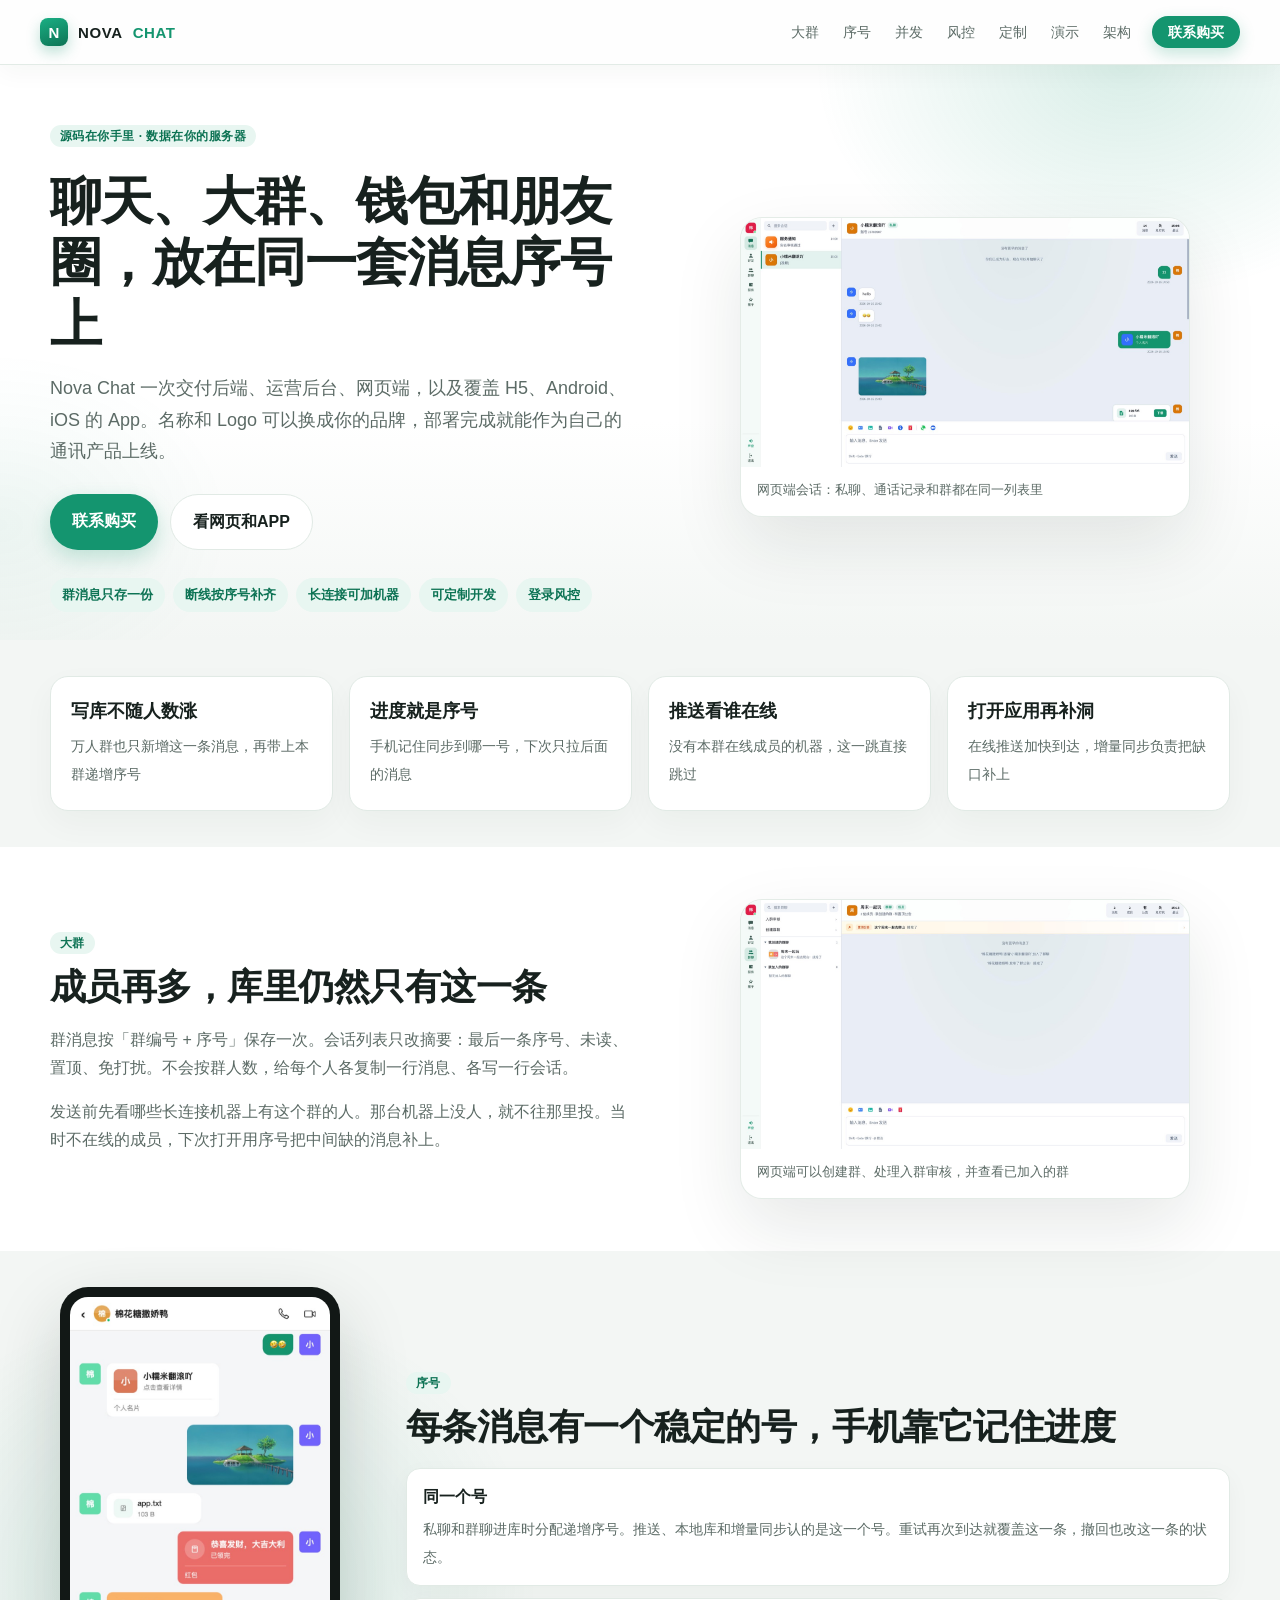
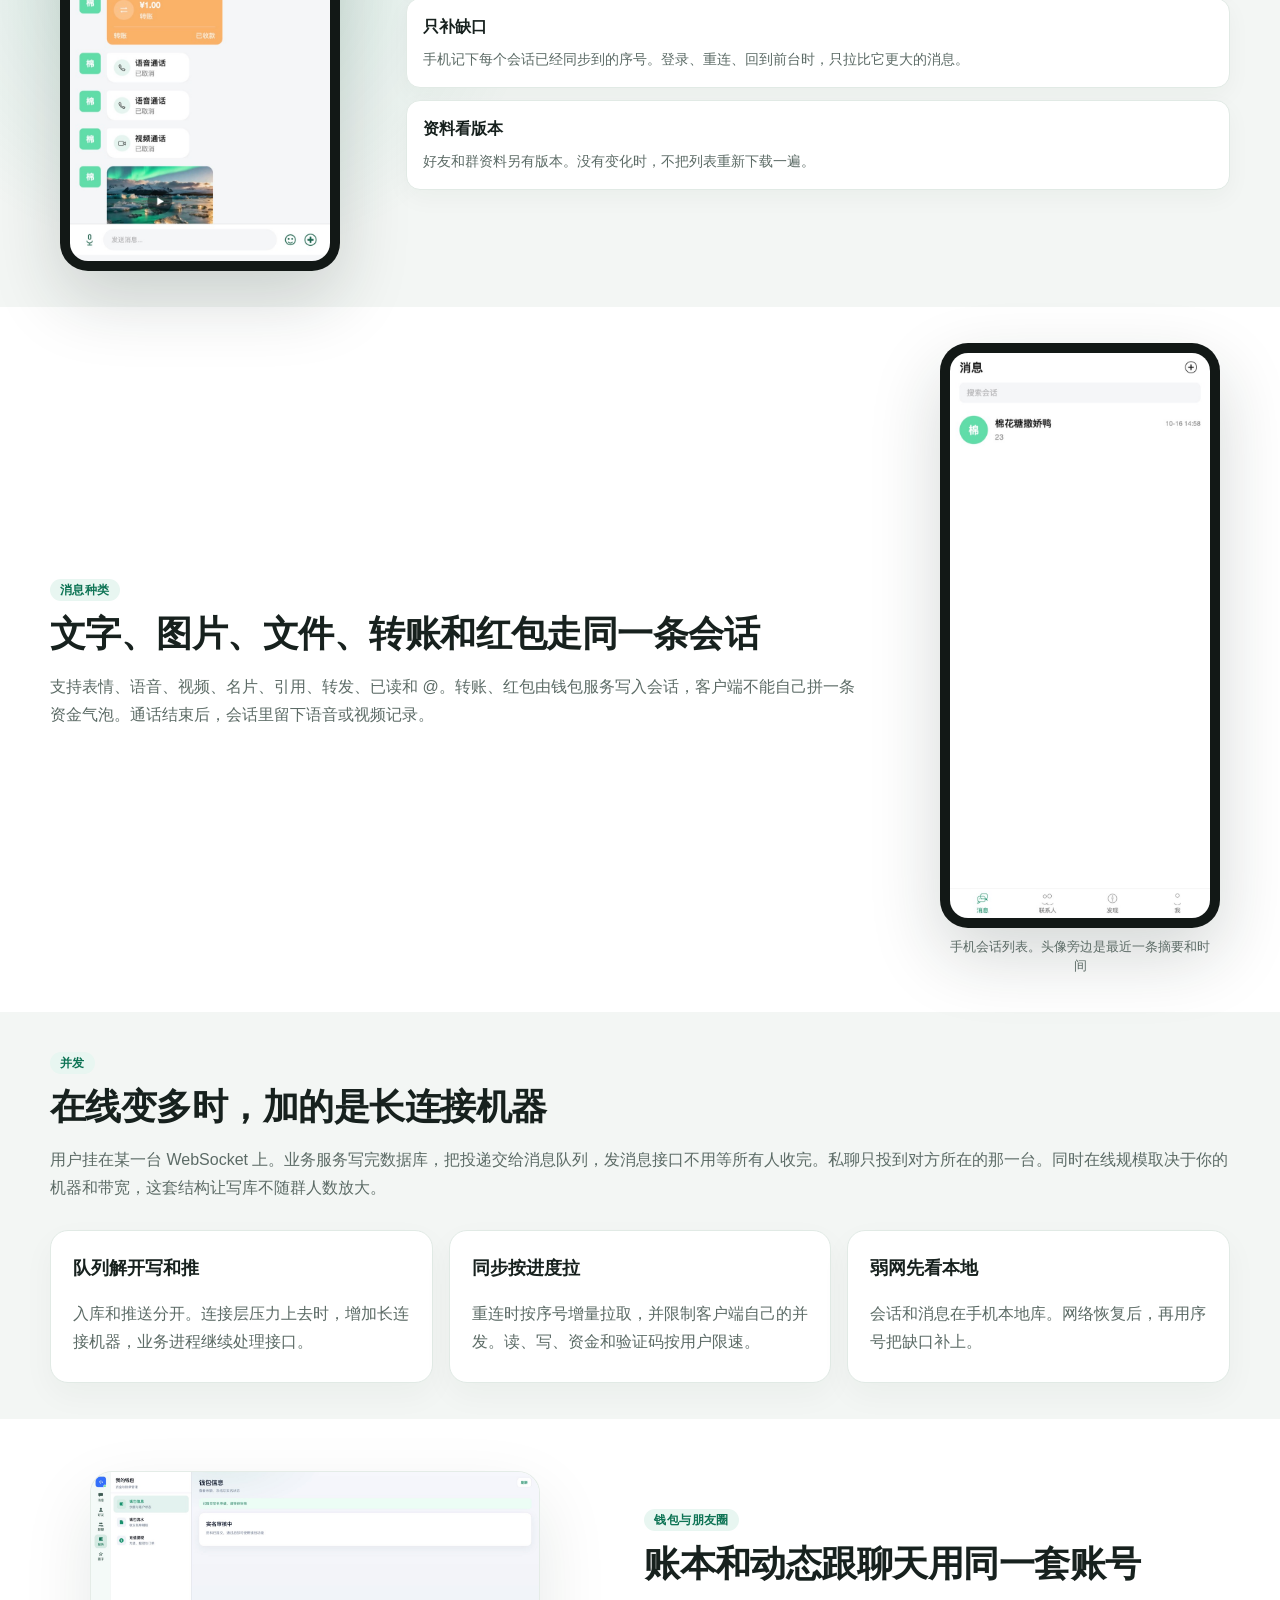
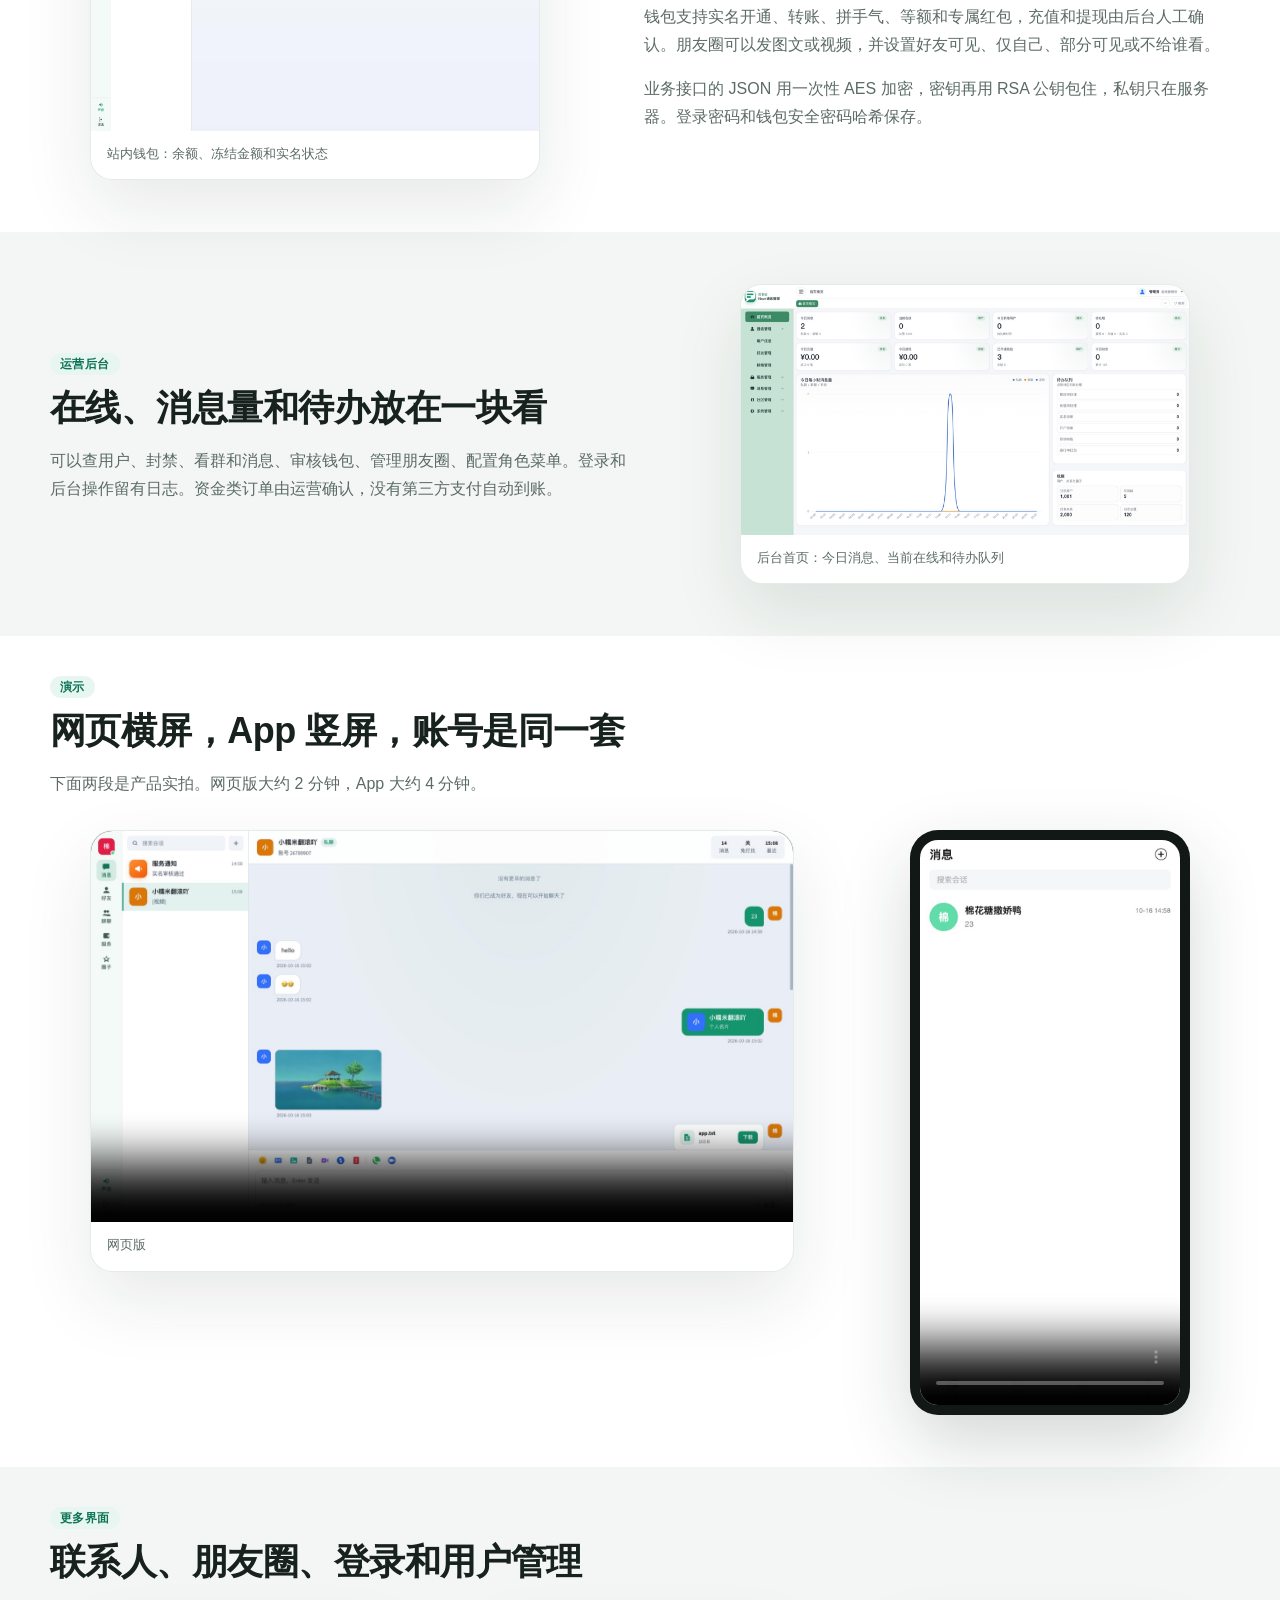
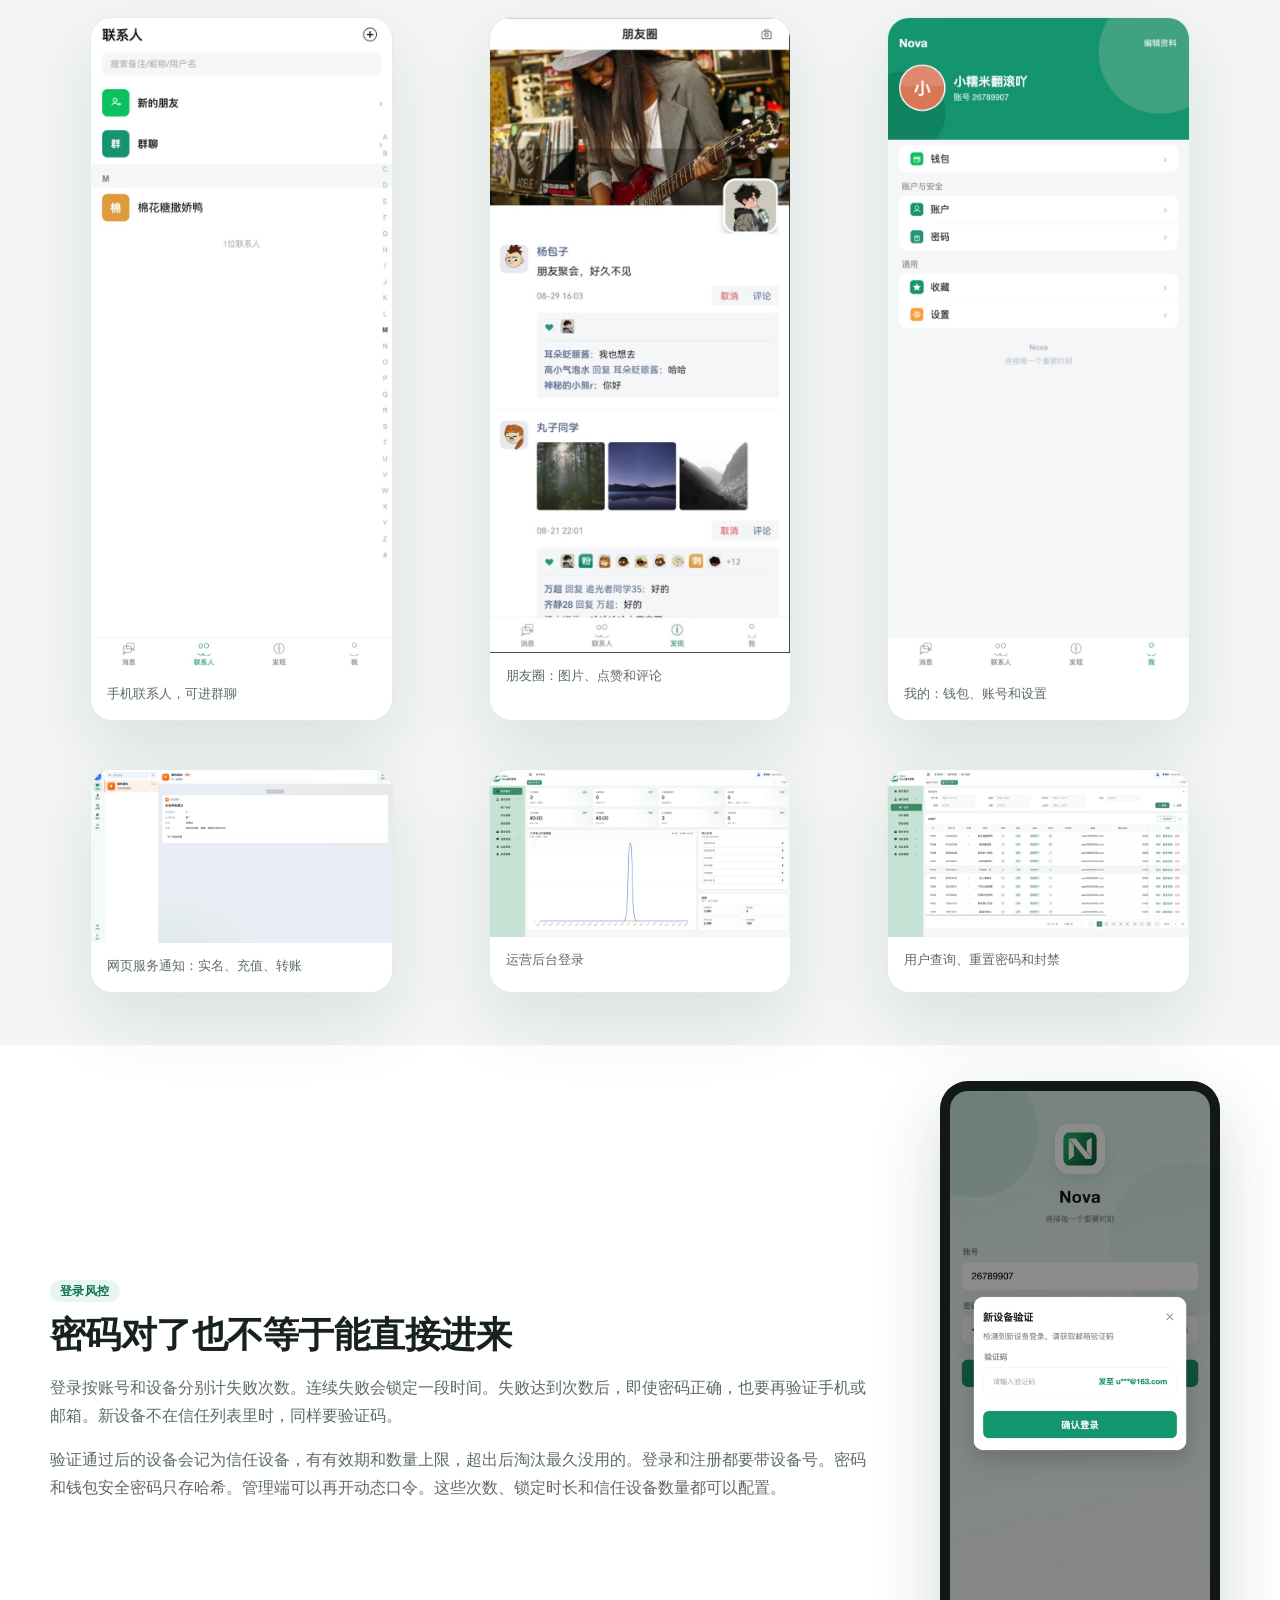
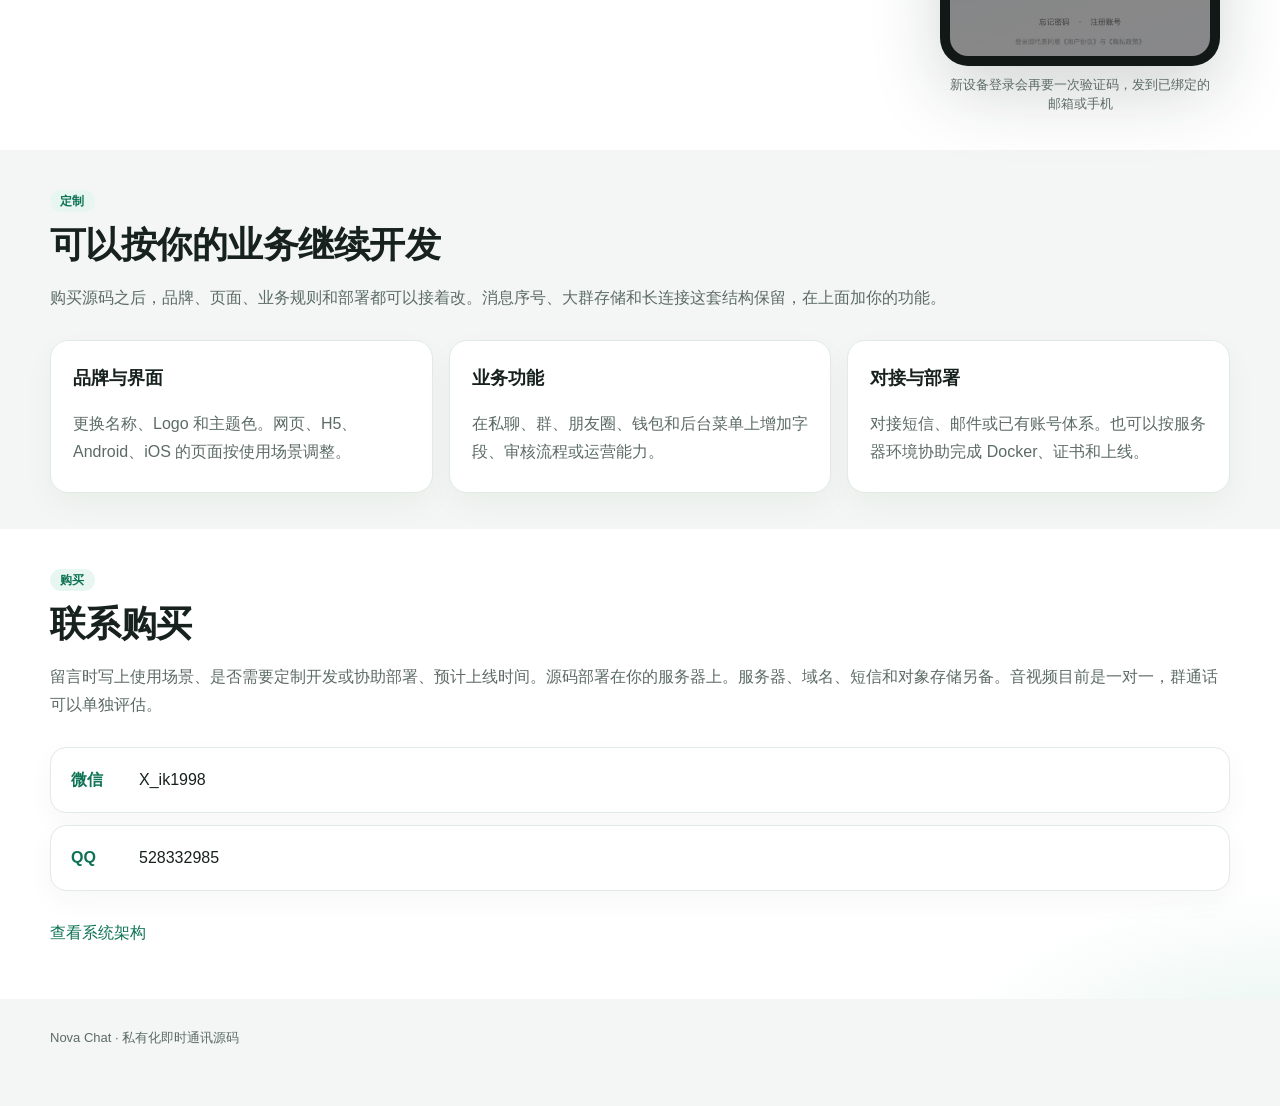
<file: docs/index.html>
<!DOCTYPE html>
<html lang="zh-CN">
<head>
	<meta charset="UTF-8" />
	<meta name="viewport" content="width=device-width, initial-scale=1" />
	<title>Nova Chat · 可私有化部署的即时通讯</title>
	<meta name="description" content="后端、运营后台、网页和 App 一次交付。大群消息只存一份，用序号补齐，长连接可以加机器。" />
	<link rel="stylesheet" href="assets/site.css" />
	<script>
		var _hmt = _hmt || [];
		(function() {
			var hm = document.createElement("script");
			hm.src = "https://hm.baidu.com/hm.js?0de0d7cb3f57ad0d374d76e629d0dfce";
			var s = document.getElementsByTagName("script")[0];
			s.parentNode.insertBefore(hm, s);
		})();
	</script>
</head>
<body>
	<header class="nav">
		<div class="nav-bar">
		<div class="brand">NOVA <i>CHAT</i></div>
		<nav>
			<a class="hide-sm" href="#groups">大群</a>
			<a class="hide-sm" href="#seq">序号</a>
			<a class="hide-sm" href="#scale">并发</a>
			<a class="hide-sm" href="#risk">风控</a>
			<a class="hide-sm" href="#custom">定制</a>
			<a class="hide-sm" href="#demo">演示</a>
			<a href="architecture.html">架构</a>
			<a class="cta" href="#buy">联系购买</a>
		</nav>
		</div>
	</header>

	<div class="hero">
		<div class="wrap hero-grid">
			<div>
				<div class="kicker">源码在你手里 · 数据在你的服务器</div>
				<h1>聊天、大群、钱包和朋友圈，放在同一套消息序号上</h1>
				<p class="lead">Nova Chat 一次交付后端、运营后台、网页端，以及覆盖 H5、Android、iOS 的 App。名称和 Logo 可以换成你的品牌，部署完成就能作为自己的通讯产品上线。</p>
				<div class="row">
					<a class="btn" href="#buy">联系购买</a>
					<a class="btn ghost" href="#demo">看网页和APP</a>
				</div>
				<div class="pills">
					<span>群消息只存一份</span>
					<span>断线按序号补齐</span>
					<span>长连接可加机器</span>
					<span>可定制开发</span>
					<span>登录风控</span>
				</div>
			</div>
			<figure class="frame">
				<img class="clickable" src="assets/web-chat.jpg" alt="网页会话" />
				<figcaption>网页端会话：私聊、通话记录和群都在同一列表里</figcaption>
			</figure>
		</div>
	</div>

	<section>
		<div class="wrap stats">
			<div class="stat"><b>写库不随人数涨</b><span>万人群也只新增这一条消息，再带上本群递增序号</span></div>
			<div class="stat"><b>进度就是序号</b><span>手机记住同步到哪一号，下次只拉后面的消息</span></div>
			<div class="stat"><b>推送看谁在线</b><span>没有本群在线成员的机器，这一跳直接跳过</span></div>
			<div class="stat"><b>打开应用再补洞</b><span>在线推送加快到达，增量同步负责把缺口补上</span></div>
		</div>
	</section>

	<section id="groups" class="band">
		<div class="wrap split">
			<div class="copy">
				<div class="kicker">大群</div>
				<h2>成员再多，库里仍然只有这一条</h2>
				<p class="muted">群消息按「群编号 + 序号」保存一次。会话列表只改摘要：最后一条序号、未读、置顶、免打扰。不会按群人数，给每个人各复制一行消息、各写一行会话。</p>
				<p class="muted">发送前先看哪些长连接机器上有这个群的人。那台机器上没人，就不往那里投。当时不在线的成员，下次打开用序号把中间缺的消息补上。</p>
			</div>
			<figure class="frame">
				<img class="clickable" src="assets/web-groups.jpg" alt="群列表" />
				<figcaption>网页端可以创建群、处理入群审核，并查看已加入的群</figcaption>
			</figure>
		</div>
	</section>

	<section id="seq" class="seq-block">
		<div class="wrap seq-layout">
			<figure class="phone">
				<img class="clickable" src="assets/app-chat.jpg" alt="手机聊天" />
			</figure>
			<div class="seq-copy">
				<div class="kicker">序号</div>
				<h2>每条消息有一个稳定的号，手机靠它记住进度</h2>
				<ul class="seq-points">
					<li><b>同一个号</b><span>私聊和群聊进库时分配递增序号。推送、本地库和增量同步认的是这一个号。重试再次到达就覆盖这一条，撤回也改这一条的状态。</span></li>
					<li><b>只补缺口</b><span>手机记下每个会话已经同步到的序号。登录、重连、回到前台时，只拉比它更大的消息。</span></li>
					<li><b>资料看版本</b><span>好友和群资料另有版本。没有变化时，不把列表重新下载一遍。</span></li>
				</ul>
			</div>
		</div>
	</section>

	<section class="band">
		<div class="wrap split phone-side">
			<div class="copy">
				<div class="kicker">消息种类</div>
				<h2>文字、图片、文件、转账和红包走同一条会话</h2>
				<p class="muted">支持表情、语音、视频、名片、引用、转发、已读和 @。转账、红包由钱包服务写入会话，客户端不能自己拼一条资金气泡。通话结束后，会话里留下语音或视频记录。</p>
			</div>
			<figure class="phone">
				<img class="clickable" src="assets/app-messages.jpg" alt="消息列表" />
				<figcaption>手机会话列表。头像旁边是最近一条摘要和时间</figcaption>
			</figure>
		</div>
	</section>

	<section id="scale">
		<div class="wrap">
			<div class="kicker">并发</div>
			<h2>在线变多时，加的是长连接机器</h2>
			<p class="muted">用户挂在某一台 WebSocket 上。业务服务写完数据库，把投递交给消息队列，发消息接口不用等所有人收完。私聊只投到对方所在的那一台。同时在线规模取决于你的机器和带宽，这套结构让写库不随群人数放大。</p>
			<div class="cards">
				<article class="card"><h3>队列解开写和推</h3><p>入库和推送分开。连接层压力上去时，增加长连接机器，业务进程继续处理接口。</p></article>
				<article class="card"><h3>同步按进度拉</h3><p>重连时按序号增量拉取，并限制客户端自己的并发。读、写、资金和验证码按用户限速。</p></article>
				<article class="card"><h3>弱网先看本地</h3><p>会话和消息在手机本地库。网络恢复后，再用序号把缺口补上。</p></article>
			</div>
		</div>
	</section>

	<section class="band">
		<div class="wrap split reverse">
			<figure class="frame">
				<img class="clickable" src="assets/web-wallet.jpg" alt="钱包" />
				<figcaption>站内钱包：余额、冻结金额和实名状态</figcaption>
			</figure>
			<div class="copy">
				<div class="kicker">钱包与朋友圈</div>
				<h2>账本和动态跟聊天用同一套账号</h2>
				<p class="muted">钱包支持实名开通、转账、拼手气、等额和专属红包，充值和提现由后台人工确认。朋友圈可以发图文或视频，并设置好友可见、仅自己、部分可见或不给谁看。</p>
				<p class="muted">业务接口的 JSON 用一次性 AES 加密，密钥再用 RSA 公钥包住，私钥只在服务器。登录密码和钱包安全密码哈希保存。</p>
			</div>
		</div>
	</section>

	<section>
		<div class="wrap split">
			<div class="copy">
				<div class="kicker">运营后台</div>
				<h2>在线、消息量和待办放在一块看</h2>
				<p class="muted">可以查用户、封禁、看群和消息、审核钱包、管理朋友圈、配置角色菜单。登录和后台操作留有日志。资金类订单由运营确认，没有第三方支付自动到账。</p>
			</div>
			<figure class="frame">
				<img class="clickable" src="assets/admin-dashboard.jpg" alt="后台概览" />
				<figcaption>后台首页：今日消息、当前在线和待办队列</figcaption>
			</figure>
		</div>
	</section>

	<section id="demo" class="band">
		<div class="wrap">
			<div class="kicker">演示</div>
			<h2>网页横屏，App 竖屏，账号是同一套</h2>
			<p class="muted">下面两段是产品实拍。网页版大约 2 分钟，App 大约 4 分钟。</p>
			<div class="videos">
				<figure class="frame">
					<video controls preload="metadata" poster="assets/web-chat.jpg" playsinline>
						<source src="assets/web-demo.mp4" type="video/mp4" />
					</video>
					<figcaption>网页版</figcaption>
				</figure>
				<figure class="phone">
					<video controls preload="metadata" poster="assets/app-messages.jpg" playsinline>
						<source src="assets/h5-demo.mp4" type="video/mp4" />
					</video>
				</figure>
			</div>
		</div>
	</section>

	<section>
		<div class="wrap">
			<div class="kicker">更多界面</div>
			<h2>联系人、朋友圈、登录和用户管理</h2>
			<div class="cards" style="margin-top:16px">
				<figure class="frame"><img class="clickable" src="assets/app-contacts.jpg" alt="联系人" /><figcaption>手机联系人，可进群聊</figcaption></figure>
				<figure class="frame"><img class="clickable" src="assets/app-moments.jpg" alt="朋友圈" /><figcaption>朋友圈：图片、点赞和评论</figcaption></figure>
				<figure class="frame"><img class="clickable" src="assets/app-profile.jpg" alt="我的" /><figcaption>我的：钱包、账号和设置</figcaption></figure>
				<figure class="frame"><img class="clickable" src="assets/web-notices.jpg" alt="服务通知" /><figcaption>网页服务通知：实名、充值、转账</figcaption></figure>
				<figure class="frame"><img class="clickable" src="assets/admin-login.jpg" alt="后台登录" /><figcaption>运营后台登录</figcaption></figure>
				<figure class="frame"><img class="clickable" src="assets/admin-users.jpg" alt="用户管理" /><figcaption>用户查询、重置密码和封禁</figcaption></figure>
			</div>
		</div>
	</section>

	<section id="risk" class="band">
		<div class="wrap split phone-side">
			<div class="copy">
				<div class="kicker">登录风控</div>
				<h2>密码对了也不等于能直接进来</h2>
				<p class="muted">登录按账号和设备分别计失败次数。连续失败会锁定一段时间。失败达到次数后，即使密码正确，也要再验证手机或邮箱。新设备不在信任列表里时，同样要验证码。</p>
				<p class="muted">验证通过后的设备会记为信任设备，有有效期和数量上限，超出后淘汰最久没用的。登录和注册都要带设备号。密码和钱包安全密码只存哈希。管理端可以再开动态口令。这些次数、锁定时长和信任设备数量都可以配置。</p>
			</div>
			<figure class="phone">
				<img class="clickable" src="assets/app-login.jpg" alt="登录" />
				<figcaption>新设备登录会再要一次验证码，发到已绑定的邮箱或手机</figcaption>
			</figure>
		</div>
	</section>

	<section id="custom">
		<div class="wrap">
			<div class="kicker">定制</div>
			<h2>可以按你的业务继续开发</h2>
			<p class="muted">购买源码之后，品牌、页面、业务规则和部署都可以接着改。消息序号、大群存储和长连接这套结构保留，在上面加你的功能。</p>
			<div class="cards">
				<article class="card"><h3>品牌与界面</h3><p>更换名称、Logo 和主题色。网页、H5、Android、iOS 的页面按使用场景调整。</p></article>
				<article class="card"><h3>业务功能</h3><p>在私聊、群、朋友圈、钱包和后台菜单上增加字段、审核流程或运营能力。</p></article>
				<article class="card"><h3>对接与部署</h3><p>对接短信、邮件或已有账号体系。也可以按服务器环境协助完成 Docker、证书和上线。</p></article>
			</div>
		</div>
	</section>

	<section id="buy" class="band">
		<div class="wrap">
			<div class="kicker">购买</div>
			<h2>联系购买</h2>
			<p class="muted">留言时写上使用场景、是否需要定制开发或协助部署、预计上线时间。源码部署在你的服务器上。服务器、域名、短信和对象存储另备。音视频目前是一对一，群通话可以单独评估。</p>
			<ul class="buy-list">
				<li><b>微信</b><span data-contact="wechat">添加后说明交付方式和是否需要协助部署。</span></li>
				<li><b>QQ</b><span data-contact="qq">留言写上场景、是否需要协助部署、预计上线时间。</span></li>
			</ul>
			<p><a href="architecture.html">查看系统架构</a></p>
		</div>
	</section>

	<footer><div class="wrap">Nova Chat · 私有化即时通讯源码</div></footer>
	<div id="lightbox"><img alt="" /></div>
	<script src="assets/site.js"></script>
</body>
</html>
</file>
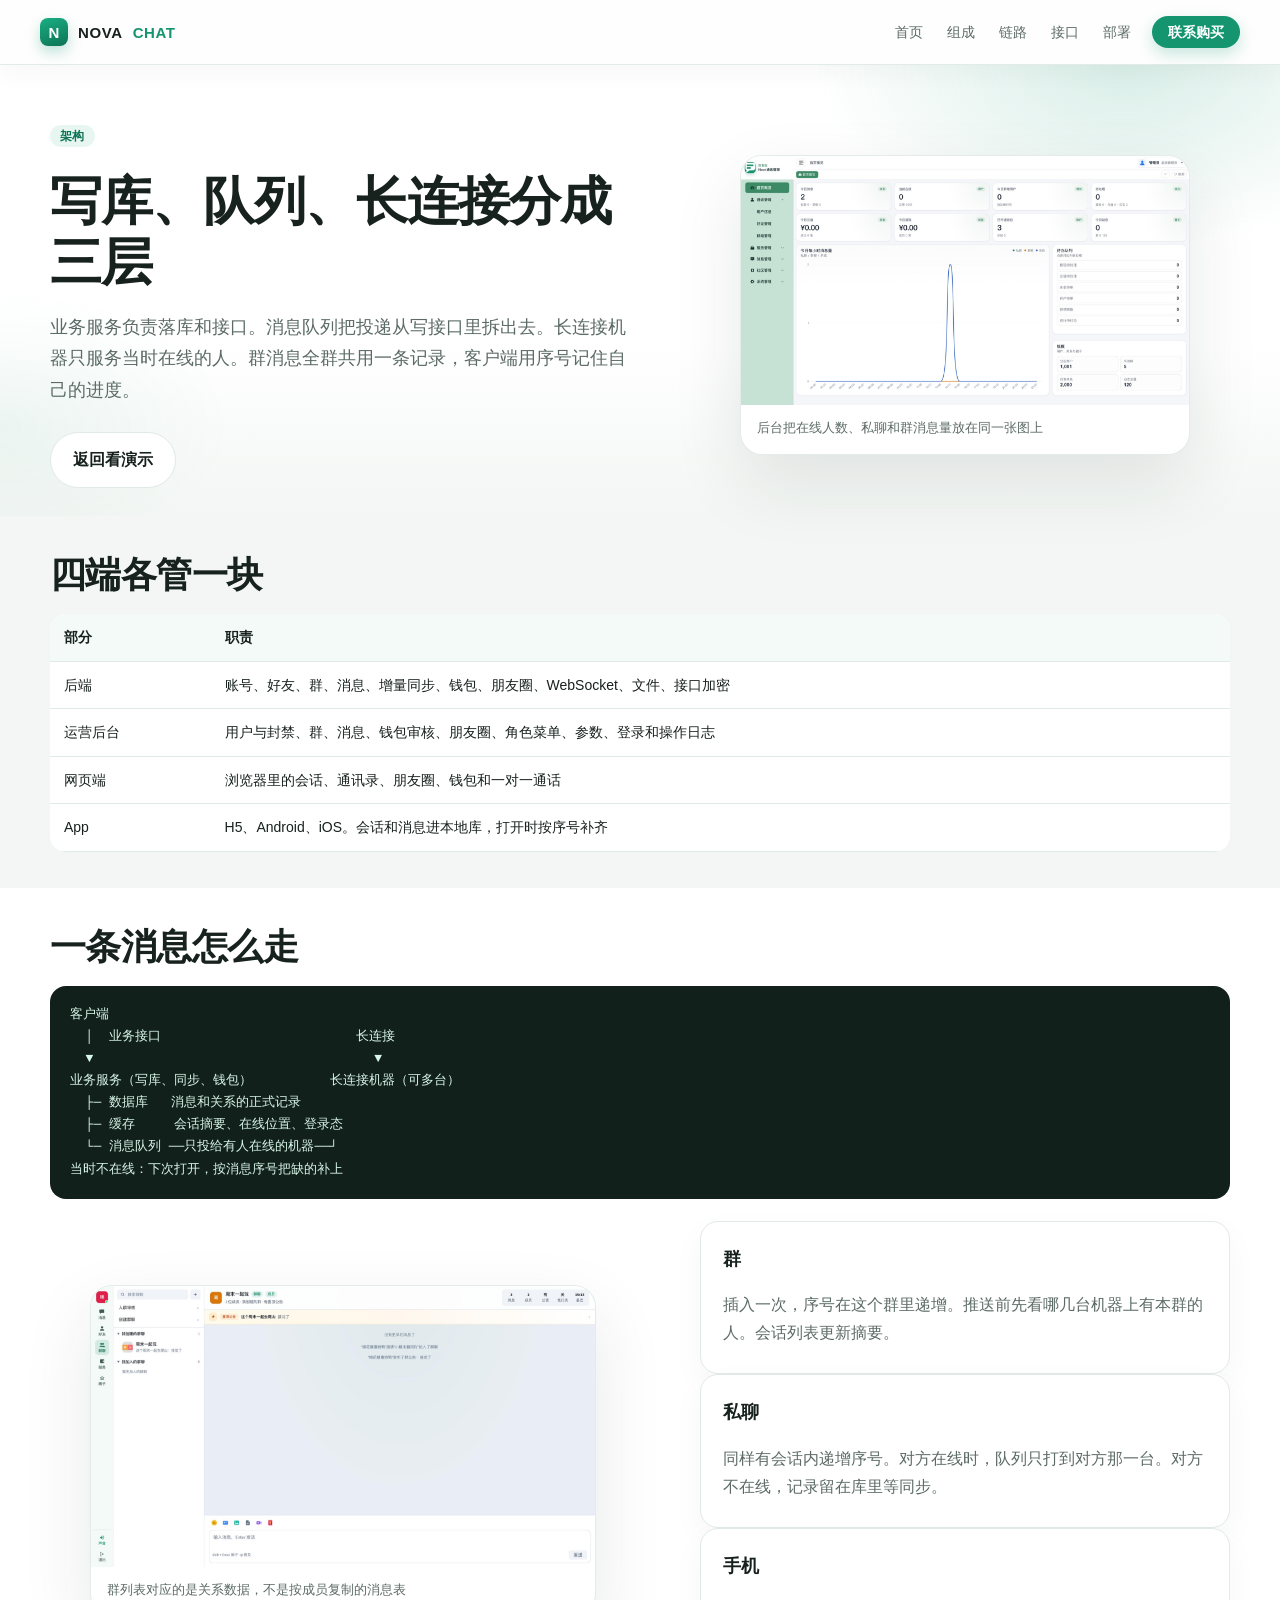
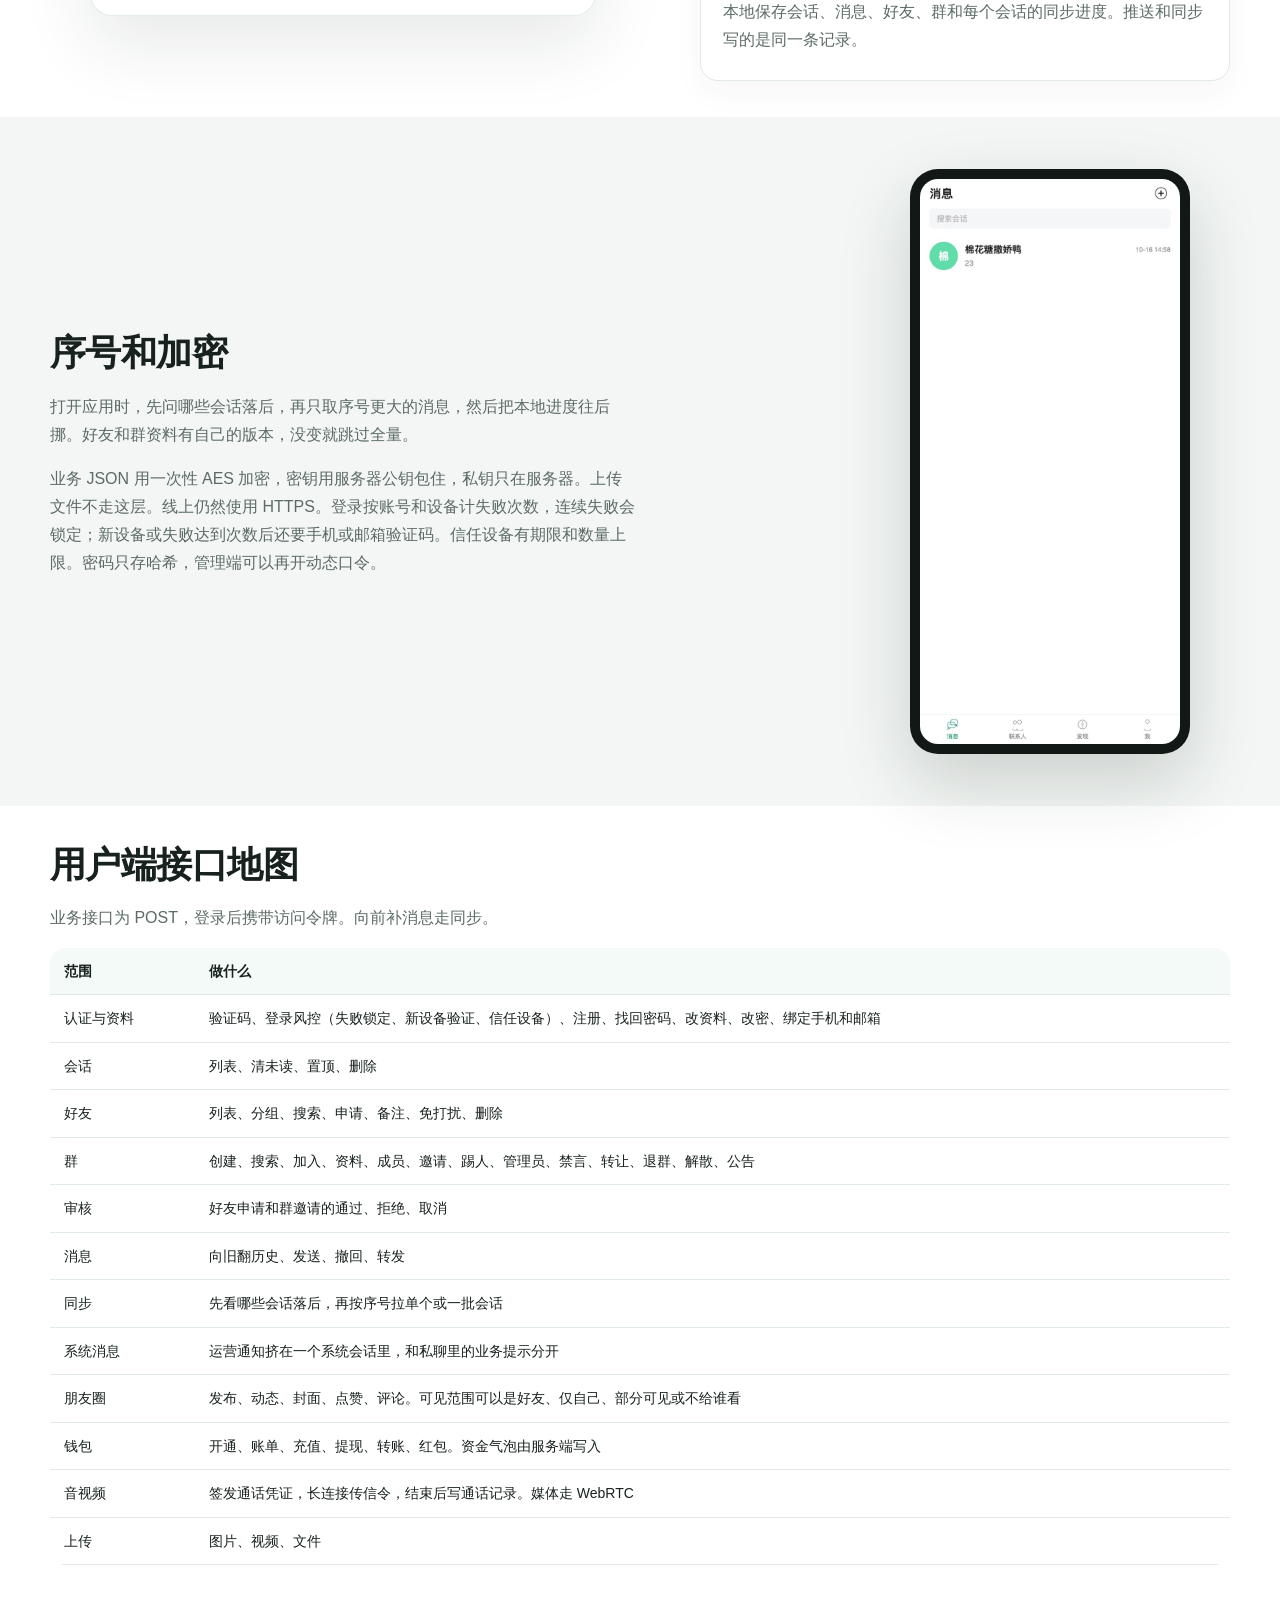
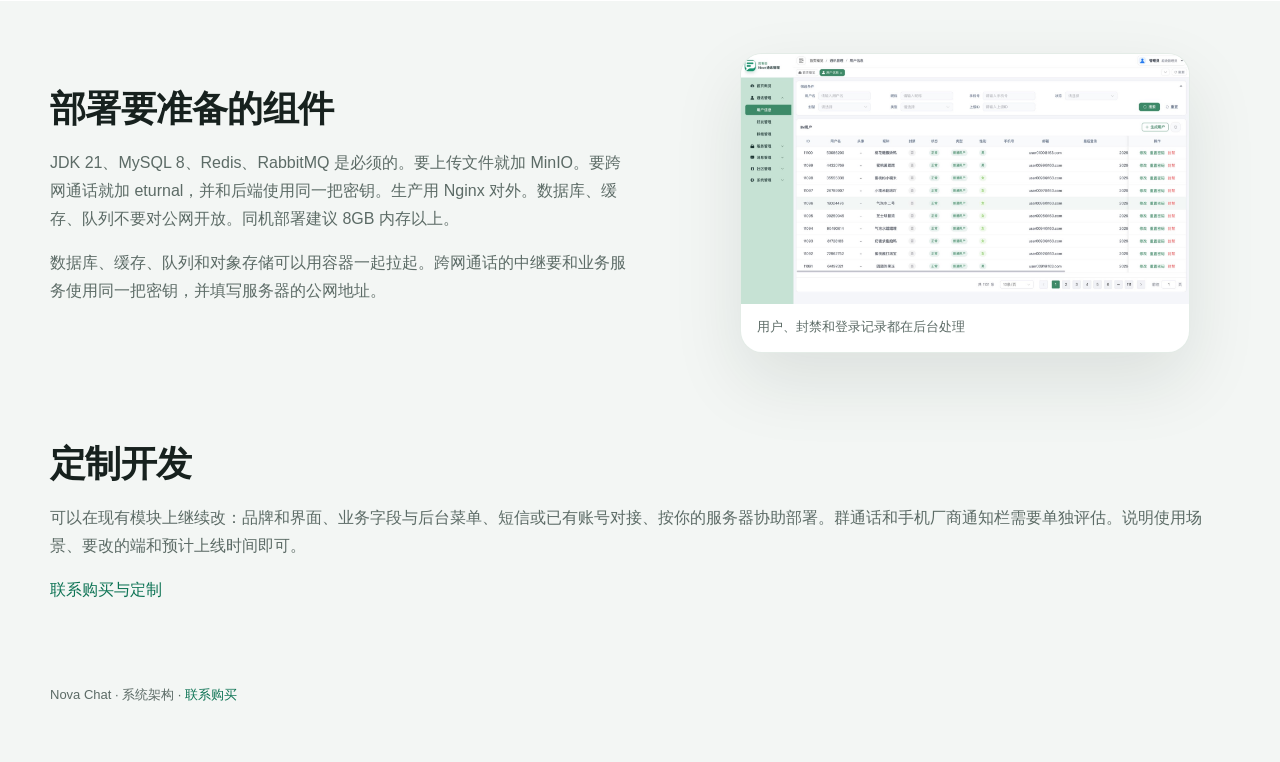
<file: docs/architecture.html>
<!DOCTYPE html>
<html lang="zh-CN">
<head>
	<meta charset="UTF-8" />
	<meta name="viewport" content="width=device-width, initial-scale=1" />
	<title>Nova Chat · 系统架构</title>
	<meta name="description" content="模块划分、消息链路、序号同步、接口地图和部署依赖。" />
	<link rel="stylesheet" href="assets/site.css" />
	<script>
		var _hmt = _hmt || [];
		(function() {
			var hm = document.createElement("script");
			hm.src = "https://hm.baidu.com/hm.js?0de0d7cb3f57ad0d374d76e629d0dfce";
			var s = document.getElementsByTagName("script")[0];
			s.parentNode.insertBefore(hm, s);
		})();
	</script>
</head>
<body>
	<header class="nav">
		<div class="nav-bar">
		<div class="brand">NOVA <i>CHAT</i></div>
		<nav>
			<a href="index.html">首页</a>
			<a class="hide-sm" href="#parts">组成</a>
			<a class="hide-sm" href="#flow">链路</a>
			<a class="hide-sm" href="#api">接口</a>
			<a class="hide-sm" href="#deploy">部署</a>
			<a class="cta" href="index.html#buy">联系购买</a>
		</nav>
		</div>
	</header>

	<div class="hero">
		<div class="wrap hero-grid">
			<div>
				<div class="kicker">架构</div>
				<h1>写库、队列、长连接分成三层</h1>
				<p class="lead">业务服务负责落库和接口。消息队列把投递从写接口里拆出去。长连接机器只服务当时在线的人。群消息全群共用一条记录，客户端用序号记住自己的进度。</p>
				<div class="row"><a class="btn ghost" href="index.html#demo">返回看演示</a></div>
			</div>
			<figure class="frame">
				<img class="clickable" src="assets/admin-dashboard.jpg" alt="运行概览" />
				<figcaption>后台把在线人数、私聊和群消息量放在同一张图上</figcaption>
			</figure>
		</div>
	</div>

	<section id="parts">
		<div class="wrap">
			<h2>四端各管一块</h2>
			<table>
				<thead><tr><th>部分</th><th>职责</th></tr></thead>
				<tbody>
					<tr><td>后端</td><td>账号、好友、群、消息、增量同步、钱包、朋友圈、WebSocket、文件、接口加密</td></tr>
					<tr><td>运营后台</td><td>用户与封禁、群、消息、钱包审核、朋友圈、角色菜单、参数、登录和操作日志</td></tr>
					<tr><td>网页端</td><td>浏览器里的会话、通讯录、朋友圈、钱包和一对一通话</td></tr>
					<tr><td>App</td><td>H5、Android、iOS。会话和消息进本地库，打开时按序号补齐</td></tr>
				</tbody>
			</table>
		</div>
	</section>

	<section id="flow" class="band">
		<div class="wrap">
			<h2>一条消息怎么走</h2>
			<p class="path">客户端
  │  业务接口                         长连接
  ▼                                    ▼
业务服务（写库、同步、钱包）          长连接机器（可多台）
  ├─ 数据库   消息和关系的正式记录
  ├─ 缓存     会话摘要、在线位置、登录态
  └─ 消息队列 ──只投给有人在线的机器──┘
当时不在线：下次打开，按消息序号把缺的补上</p>
			<div class="split" style="margin-top:22px">
				<figure class="frame">
					<img class="clickable" src="assets/web-groups.jpg" alt="群" />
					<figcaption>群列表对应的是关系数据，不是按成员复制的消息表</figcaption>
				</figure>
				<div>
					<article class="card"><h3>群</h3><p>插入一次，序号在这个群里递增。推送前先看哪几台机器上有本群的人。会话列表更新摘要。</p></article>
					<article class="card"><h3>私聊</h3><p>同样有会话内递增序号。对方在线时，队列只打到对方那一台。对方不在线，记录留在库里等同步。</p></article>
					<article class="card"><h3>手机</h3><p>本地保存会话、消息、好友、群和每个会话的同步进度。推送和同步写的是同一条记录。</p></article>
				</div>
			</div>
		</div>
	</section>

	<section>
		<div class="wrap split">
			<div>
				<h2>序号和加密</h2>
				<p class="muted">打开应用时，先问哪些会话落后，再只取序号更大的消息，然后把本地进度往后挪。好友和群资料有自己的版本，没变就跳过全量。</p>
				<p class="muted">业务 JSON 用一次性 AES 加密，密钥用服务器公钥包住，私钥只在服务器。上传文件不走这层。线上仍然使用 HTTPS。登录按账号和设备计失败次数，连续失败会锁定；新设备或失败达到次数后还要手机或邮箱验证码。信任设备有期限和数量上限。密码只存哈希，管理端可以再开动态口令。</p>
			</div>
			<figure class="phone">
				<img class="clickable" src="assets/app-messages.jpg" alt="本地会话" />
			</figure>
		</div>
	</section>

	<section id="api" class="band">
		<div class="wrap">
			<h2>用户端接口地图</h2>
			<p class="muted">业务接口为 POST，登录后携带访问令牌。向前补消息走同步。</p>
			<table>
				<thead><tr><th>范围</th><th>做什么</th></tr></thead>
				<tbody>
					<tr><td>认证与资料</td><td>验证码、登录风控（失败锁定、新设备验证、信任设备）、注册、找回密码、改资料、改密、绑定手机和邮箱</td></tr>
					<tr><td>会话</td><td>列表、清未读、置顶、删除</td></tr>
					<tr><td>好友</td><td>列表、分组、搜索、申请、备注、免打扰、删除</td></tr>
					<tr><td>群</td><td>创建、搜索、加入、资料、成员、邀请、踢人、管理员、禁言、转让、退群、解散、公告</td></tr>
					<tr><td>审核</td><td>好友申请和群邀请的通过、拒绝、取消</td></tr>
					<tr><td>消息</td><td>向旧翻历史、发送、撤回、转发</td></tr>
					<tr><td>同步</td><td>先看哪些会话落后，再按序号拉单个或一批会话</td></tr>
					<tr><td>系统消息</td><td>运营通知挤在一个系统会话里，和私聊里的业务提示分开</td></tr>
					<tr><td>朋友圈</td><td>发布、动态、封面、点赞、评论。可见范围可以是好友、仅自己、部分可见或不给谁看</td></tr>
					<tr><td>钱包</td><td>开通、账单、充值、提现、转账、红包。资金气泡由服务端写入</td></tr>
					<tr><td>音视频</td><td>签发通话凭证，长连接传信令，结束后写通话记录。媒体走 WebRTC</td></tr>
					<tr><td>上传</td><td>图片、视频、文件</td></tr>
				</tbody>
			</table>
		</div>
	</section>

	<section id="deploy">
		<div class="wrap split">
			<div>
				<h2>部署要准备的组件</h2>
				<p class="muted">JDK 21、MySQL 8、Redis、RabbitMQ 是必须的。要上传文件就加 MinIO。要跨网通话就加 eturnal，并和后端使用同一把密钥。生产用 Nginx 对外。数据库、缓存、队列不要对公网开放。同机部署建议 8GB 内存以上。</p>
				<p class="muted">数据库、缓存、队列和对象存储可以用容器一起拉起。跨网通话的中继要和业务服务使用同一把密钥，并填写服务器的公网地址。</p>
			</div>
			<figure class="frame">
				<img class="clickable" src="assets/admin-users.jpg" alt="用户管理" />
				<figcaption>用户、封禁和登录记录都在后台处理</figcaption>
			</figure>
		</div>
	</section>

	<section id="custom">
		<div class="wrap">
			<h2>定制开发</h2>
			<p class="muted">可以在现有模块上继续改：品牌和界面、业务字段与后台菜单、短信或已有账号对接、按你的服务器协助部署。群通话和手机厂商通知栏需要单独评估。说明使用场景、要改的端和预计上线时间即可。</p>
			<p><a href="index.html#buy">联系购买与定制</a></p>
		</div>
	</section>

	<footer><div class="wrap">Nova Chat · 系统架构 · <a href="index.html#buy">联系购买</a></div></footer>
	<div id="lightbox"><img alt="" /></div>
	<script src="assets/site.js"></script>
</body>
</html>
</file>
<file: docs/assets/site.css>
:root {
	--bg: #f3f6f4;
	--ink: #17211e;
	--muted: #5c6b66;
	--line: #e1eae5;
	--card: #fff;
	--brand: #14956f;
	--brand-d: #0d7354;
	--soft: #e8f6f1;
}
* { box-sizing: border-box; }
html { scroll-behavior: smooth; }
body {
	margin: 0;
	font-family: "PingFang SC", "Hiragino Sans GB", "Noto Sans SC", sans-serif;
	color: var(--ink);
	background: var(--bg);
	line-height: 1.75;
}
a { color: var(--brand-d); text-decoration: none; }
a:hover { text-decoration: underline; }
img { max-width: 100%; }
.nav {
	position: sticky; top: 0; z-index: 30;
	background: rgba(255,255,255,0.88);
	border-bottom: 1px solid rgba(225,234,229,0.95);
	box-shadow: 0 8px 24px rgba(23,40,34,0.04);
	backdrop-filter: saturate(1.4) blur(16px);
}
.nav-bar {
	max-width: 1440px;
	margin: 0 auto;
	min-height: 64px;
	padding: 0 40px;
	display: flex;
	align-items: center;
	justify-content: space-between;
	gap: 72px;
}
.nav-bar nav { margin-left: auto; flex-shrink: 0; }
.brand {
	display: inline-flex;
	align-items: center;
	gap: 10px;
	font-weight: 750;
	letter-spacing: 0.04em;
	font-size: 15px;
	line-height: 1;
	color: var(--ink);
}
.brand::before {
	content: "N";
	width: 28px;
	height: 28px;
	border-radius: 8px;
	display: grid;
	place-items: center;
	background: linear-gradient(160deg, #1aaf84, #0d7354);
	color: #fff;
	font-size: 15px;
	font-weight: 800;
	letter-spacing: 0;
	box-shadow: 0 6px 14px rgba(20,149,111,0.28);
}
.brand i { color: var(--brand); font-style: normal; }
.nav nav { display: flex; flex-wrap: wrap; justify-content: flex-end; align-items: center; gap: 2px; }
.nav a {
	margin-left: 0;
	color: var(--muted);
	font-size: 14px;
	font-weight: 550;
	line-height: 1;
	padding: 8px 11px;
	border-radius: 999px;
}
.nav a:hover { text-decoration: none; color: var(--ink); background: var(--soft); }
.nav a.cta {
	margin-left: 8px;
	background: var(--brand);
	color: #fff;
	padding: 9px 16px;
	font-weight: 650;
	box-shadow: 0 6px 16px rgba(20,149,111,0.24);
}
.nav a.cta:hover { background: var(--brand-d); color: #fff; }
.wrap { max-width: 1180px; margin: 0 auto; }
.hero {
	padding: 56px 28px 28px;
	background:
		radial-gradient(ellipse 42% 70% at 88% 0%, rgba(20,149,111,0.16), transparent 58%),
		radial-gradient(ellipse 30% 50% at 0% 80%, rgba(20,149,111,0.06), transparent 60%),
		linear-gradient(180deg, #fff 0%, #fff 62%, var(--bg) 100%);
}
.hero-grid, .split { display: grid; grid-template-columns: 1.05fr 0.95fr; gap: 64px; align-items: center; }
.split.reverse { grid-template-columns: 0.95fr 1.05fr; }
.split.reverse .copy { order: 2; }
.kicker {
	display: inline-flex;
	align-items: center;
	color: var(--brand-d);
	background: var(--soft);
	font-size: 12px;
	font-weight: 700;
	letter-spacing: 0.04em;
	line-height: 1;
	padding: 5px 10px;
	border-radius: 999px;
	margin-bottom: 10px;
}
h1 { font-size: 52px; line-height: 1.18; letter-spacing: -0.02em; margin: 14px 0 18px; font-weight: 720; }
h2 { font-size: 36px; line-height: 1.28; letter-spacing: -0.015em; margin: 0 0 16px; font-weight: 700; }
h3 { margin: 0 0 8px; font-size: 18px; }
.lead, .muted { color: var(--muted); }
.lead { font-size: 18px; line-height: 1.75; margin: 0 0 26px; max-width: 38em; }
.copy .muted { font-size: 16px; }
.row { display: flex; flex-wrap: wrap; gap: 12px; }
.btn {
	display: inline-block; padding: 13px 22px; border-radius: 999px;
	background: var(--brand); color: #fff; font-weight: 650;
	box-shadow: 0 8px 20px rgba(20,149,111,0.22);
}
.btn:hover { text-decoration: none; background: var(--brand-d); }
.btn.ghost { background: #fff; color: var(--ink); border: 1px solid var(--line); box-shadow: none; }
.pills { display: flex; flex-wrap: wrap; gap: 8px; margin-top: 28px; }
.pills span {
	background: var(--soft); color: var(--brand-d); border-radius: 999px;
	padding: 6px 12px; font-size: 13px; font-weight: 600;
}
.frame {
	background: #fff; border: 1px solid rgba(225,234,229,0.9); border-radius: 22px;
	box-shadow: 0 28px 70px rgba(23, 40, 34, 0.1); overflow: hidden;
}
.frame img, .frame video { display: block; width: 100%; }
.frame figcaption, .cap { padding: 12px 16px 14px; color: var(--muted); font-size: 13px; }
.phone {
	max-width: 280px; margin-left: auto;
	background: transparent; padding: 0; box-shadow: none;
}
.phone img, .phone video {
	display: block; width: 100%; border-radius: 28px; padding: 10px;
	background: #121816; box-shadow: 0 28px 70px rgba(23, 40, 34, 0.18);
}
.phone figcaption {
	padding: 10px 4px 0;
	color: var(--muted);
	font-size: 13px;
	line-height: 1.45;
	text-align: center;
}
.split.phone-side { grid-template-columns: 1fr 300px; align-items: center; }
.split.phone-side .phone { margin: 0 auto; }
.seq-block {
	background:
		radial-gradient(ellipse 42% 70% at 16% 50%, rgba(20,149,111,0.14), transparent 62%),
		var(--bg);
}
.seq-layout {
	display: grid;
	grid-template-columns: 300px 1fr;
	gap: 56px;
	align-items: center;
}
.seq-block .phone { margin: 0 auto; }
.seq-points { list-style: none; margin: 18px 0 0; padding: 0; display: grid; gap: 12px; }
.seq-points li {
	background: #fff;
	border: 1px solid var(--line);
	border-radius: 14px;
	padding: 14px 16px;
	box-shadow: 0 8px 24px rgba(23, 40, 34, 0.04);
}
.seq-points b { display: block; margin-bottom: 4px; }
.seq-points span { color: var(--muted); font-size: 14px; }
section { padding: 36px 28px; }
.band { background: #fff; border-top: 0; border-bottom: 0; }
.stats { display: grid; grid-template-columns: repeat(4, 1fr); gap: 16px; margin-top: 0; }
.stat {
	background: #fff; border: 1px solid var(--line); border-radius: 18px; padding: 22px 20px;
	box-shadow: 0 12px 32px rgba(23, 40, 34, 0.04);
}
.stat b { display: block; font-size: 18px; margin-bottom: 8px; line-height: 1.35; }
.stat span { color: var(--muted); font-size: 14px; line-height: 1.6; }
.cards { display: grid; grid-template-columns: repeat(3, 1fr); gap: 16px; margin-top: 28px; }
.card {
	background: #fff; border: 1px solid var(--line); border-radius: 18px; padding: 22px 22px 10px;
	box-shadow: 0 12px 32px rgba(23, 40, 34, 0.04);
}
.card p, .card li { color: var(--muted); }
.path {
	font-family: ui-monospace, SFMono-Regular, Menlo, monospace;
	background: #12201b; color: #d8f6ea; border-radius: 16px;
	padding: 18px 20px; overflow: auto; white-space: pre; line-height: 1.7; font-size: 13px;
}
.videos { display: grid; grid-template-columns: 1.35fr 0.65fr; gap: 18px; align-items: start; }
video { width: 100%; background: #111; display: block; }
table { width: 100%; border-collapse: collapse; background: #fff; border-radius: 16px; overflow: hidden; }
th, td { text-align: left; padding: 11px 14px; border-bottom: 1px solid var(--line); vertical-align: top; font-size: 14px; }
th { background: #f3faf7; }
code { font-family: ui-monospace, SFMono-Regular, Menlo, monospace; font-size: 0.92em; }
#lightbox {
	display: none; position: fixed; inset: 0; z-index: 40;
	background: rgba(8,14,12,0.88); align-items: center; justify-content: center; padding: 24px;
}
#lightbox.open { display: flex; }
#lightbox img { max-width: min(1080px, 94vw); max-height: 90vh; border-radius: 10px; }
footer { padding: 28px 32px 56px; color: var(--muted); font-size: 13px; }
#buy {
	background:
		radial-gradient(ellipse 50% 80% at 100% 120%, rgba(20,149,111,0.12), transparent 55%),
		#fff;
}
.buy-list { list-style: none; margin: 28px 0; padding: 0; display: grid; gap: 12px; }
.buy-list li {
	display: flex; gap: 20px; align-items: baseline;
	background: #fff; border: 1px solid var(--line); border-radius: 16px; padding: 18px 20px;
	color: var(--ink); font-size: 16px;
	box-shadow: 0 10px 28px rgba(23, 40, 34, 0.04);
}
.buy-list b { min-width: 3em; color: var(--brand-d); }
.buy-list span { word-break: break-all; }
.clickable { cursor: zoom-in; }
@media (max-width: 900px) {
	h1 { font-size: 34px; }
	h2 { font-size: 28px; }
	section { padding: 28px 20px; }
	.hero { padding: 40px 20px 24px; }
	.hero-grid, .split, .split.reverse, .split.phone-side, .stats, .cards, .videos, .seq-layout { grid-template-columns: 1fr; }
	.split.reverse .copy { order: 0; }
	.phone { margin: 0 auto; }
	.nav a.hide-sm { display: none; }
}
</file>
